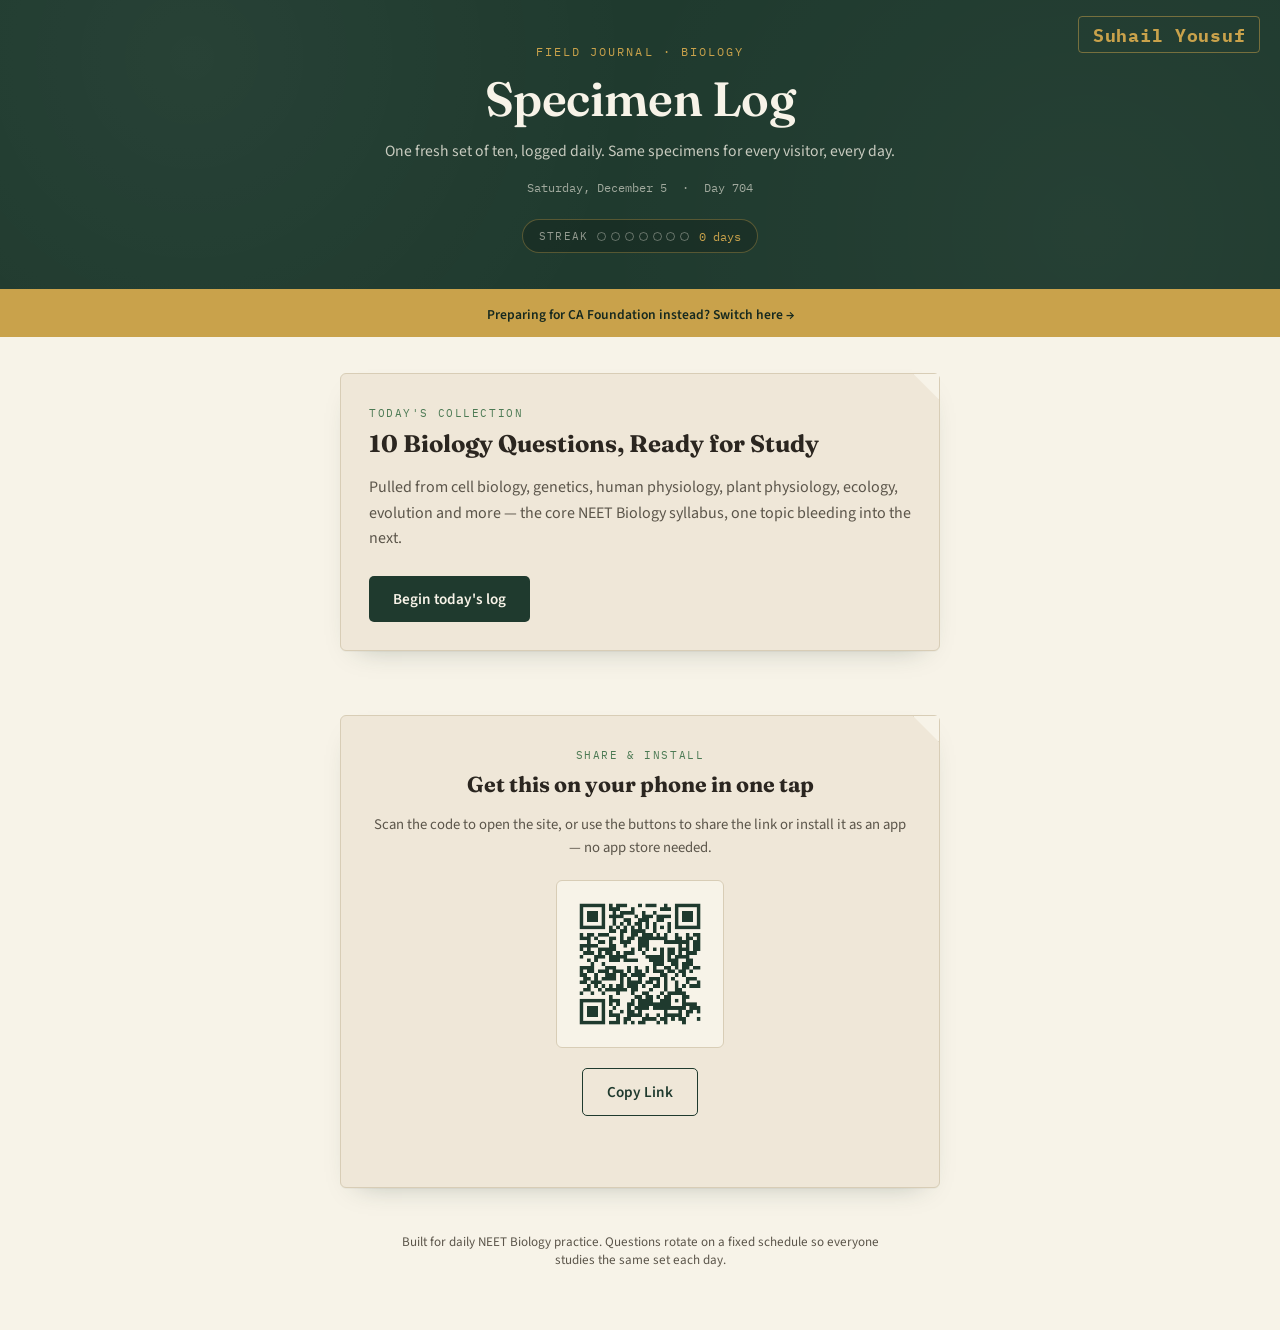
<file: index.html>
<!DOCTYPE html>
<html lang="en">
<head>
<meta charset="UTF-8" />
<meta name="viewport" content="width=device-width, initial-scale=1.0" />
<title>NEET Biology Daily Quiz Practice — Specimen Log</title>
<meta name="description" content="Free daily NEET Biology quiz practice. A new 10-question set every day covering cell biology, genetics, human physiology, ecology, and more — the full NEET Biology syllabus." />
<meta name="keywords" content="NEET biology quiz, NEET practice, biology quiz practice neet, NEET biology daily quiz, NEET prep" />
<meta property="og:title" content="Specimen Log — NEET Biology Daily Quiz" />
<meta property="og:description" content="A fresh 10-question NEET Biology quiz, every day. Free, and the same quiz for everyone." />
<meta property="og:image" content="https://suhailssafecode01.github.io/Neet-Bio-Quiz-SYR-/og-image.png" />
<meta property="og:url" content="https://suhailssafecode01.github.io/Neet-Bio-Quiz-SYR-/" />
<meta property="og:type" content="website" />
<meta name="twitter:card" content="summary_large_image" />
<meta name="twitter:title" content="Specimen Log — NEET Biology Daily Quiz" />
<meta name="twitter:description" content="A fresh 10-question NEET Biology quiz, every day." />
<meta name="twitter:image" content="https://suhailssafecode01.github.io/Neet-Bio-Quiz-SYR-/og-image.png" />
<link rel="preconnect" href="https://fonts.googleapis.com">
<link rel="preconnect" href="https://fonts.gstatic.com" crossorigin>
<link href="https://fonts.googleapis.com/css2?family=Fraunces:opsz,wght@9..144,400;9..144,600;9..144,700&family=Source+Sans+3:wght@400;600;700&family=IBM+Plex+Mono:wght@400;500&family=Dancing+Script:wght@600;700&display=swap" rel="stylesheet">
<link rel="stylesheet" href="style.css">
<link rel="manifest" href="manifest.json">
<link rel="icon" href="icon-192.png">
<link rel="apple-touch-icon" href="icon-192.png">
<meta name="theme-color" content="#1F3A2E">
</head>
<body>

  <header class="masthead">
    <span class="author-tag">Suhail Yousuf</span>
    <div class="masthead-inner">
      <p class="eyebrow">FIELD JOURNAL · BIOLOGY</p>
      <h1 class="wordmark">Specimen Log</h1>
      <p class="tagline">One fresh set of ten, logged daily. Same specimens for every visitor, every day.</p>
      <div class="meta-row">
        <span class="meta-item" id="dateStamp">—</span>
        <span class="meta-divider">·</span>
        <span class="meta-item" id="dayCounter">Day —</span>
      </div>
    </div>
    <div class="streak-widget" id="streakWidget" aria-label="Study streak">
      <span class="streak-label">Streak</span>
      <div class="streak-rings" id="streakRings"></div>
      <span class="streak-count" id="streakCount">0 days</span>
    </div>
  </header>

  <p class="cross-link-bar"><a href="ca.html">Preparing for CA Foundation instead? Switch here →</a></p>

  <main>
    <!-- INTRO / START SCREEN -->
    <section id="introScreen" class="screen">
      <div class="specimen-card intro-card">
        <div class="tag-corner"></div>
        <p class="catalog-tag">TODAY'S COLLECTION</p>
        <h2 class="intro-title">10 Biology Questions, Ready for Study</h2>
        <p class="intro-copy">Pulled from cell biology, genetics, human physiology, plant physiology, ecology, evolution and more — the core NEET Biology syllabus, one topic bleeding into the next.</p>
        <button class="btn-primary" id="startBtn">Begin today's log</button>
      </div>
    </section>

    <!-- QUIZ SCREEN -->
    <section id="quizScreen" class="screen hidden">
      <div class="progress-row" id="progressRow"></div>
      <div class="specimen-card quiz-card">
        <div class="tag-corner"></div>
        <div class="card-head">
          <span class="catalog-tag" id="qIndexTag">Q 01/10</span>
          <span class="topic-tag" id="qTopicTag">Topic</span>
        </div>
        <h2 class="question-text" id="questionText">Question text</h2>
        <div class="options" id="optionsList"></div>
        <p class="explain" id="explainBox"></p>
        <div class="card-foot">
          <button class="btn-secondary hidden" id="nextBtn">Next specimen →</button>
        </div>
      </div>
    </section>

    <!-- RESULTS SCREEN -->
    <section id="resultsScreen" class="screen hidden">
      <div class="specimen-card results-card">
        <div class="tag-corner"></div>
        <p class="catalog-tag">LOG COMPLETE</p>
        <h2 class="results-score" id="resultsScore">0 / 10</h2>
        <p class="results-copy" id="resultsCopy">Nice work. Come back tomorrow for a fresh set.</p>
        <button class="btn-secondary" id="reviewBtn">Review answers</button>
      </div>
      <div class="review-list" id="reviewList"></div>
      <div class="cert-box" id="certBox">
        <p class="catalog-tag">EARN YOUR CERTIFICATE</p>
        <p class="cert-copy">Enter your name to generate a personalized Certificate of Participation from @aimers by SYR.</p>
        <input type="text" id="certNameInput" class="cert-input" placeholder="Your full name" maxlength="60" />
        <button class="btn-primary" id="certBtn">Generate Certificate</button>
        <div class="cert-preview-wrap" id="certPreviewWrap"></div>
      </div>
    </section>
  </main>

  <section class="share-section">
    <div class="specimen-card share-card">
      <div class="tag-corner"></div>
      <p class="catalog-tag">SHARE &amp; INSTALL</p>
      <h2 class="share-title">Get this on your phone in one tap</h2>
      <p class="share-copy">Scan the code to open the site, or use the buttons to share the link or install it as an app — no app store needed.</p>
      <div class="share-qr-wrap" id="shareQrWrap"></div>
      <div class="share-actions">
        <button class="btn-primary hidden" id="installBtn">Install App</button>
        <button class="btn-secondary hidden" id="shareBtn">Share Link</button>
        <button class="btn-secondary" id="copyLinkBtn">Copy Link</button>
      </div>
      <p class="share-note" id="shareNote"></p>
    </div>
  </section>

  <footer class="site-footer">
    <p>Built for daily NEET Biology practice. Questions rotate on a fixed schedule so everyone studies the same set each day.</p>
  </footer>

  <script src="questions.js"></script>
  <script src="app.js"></script>
  <script>
    if ("serviceWorker" in navigator) {
      window.addEventListener("load", () => {
        navigator.serviceWorker.register("sw.js").catch(() => {});
      });
    }
  </script>
</body>
</html>
</file>
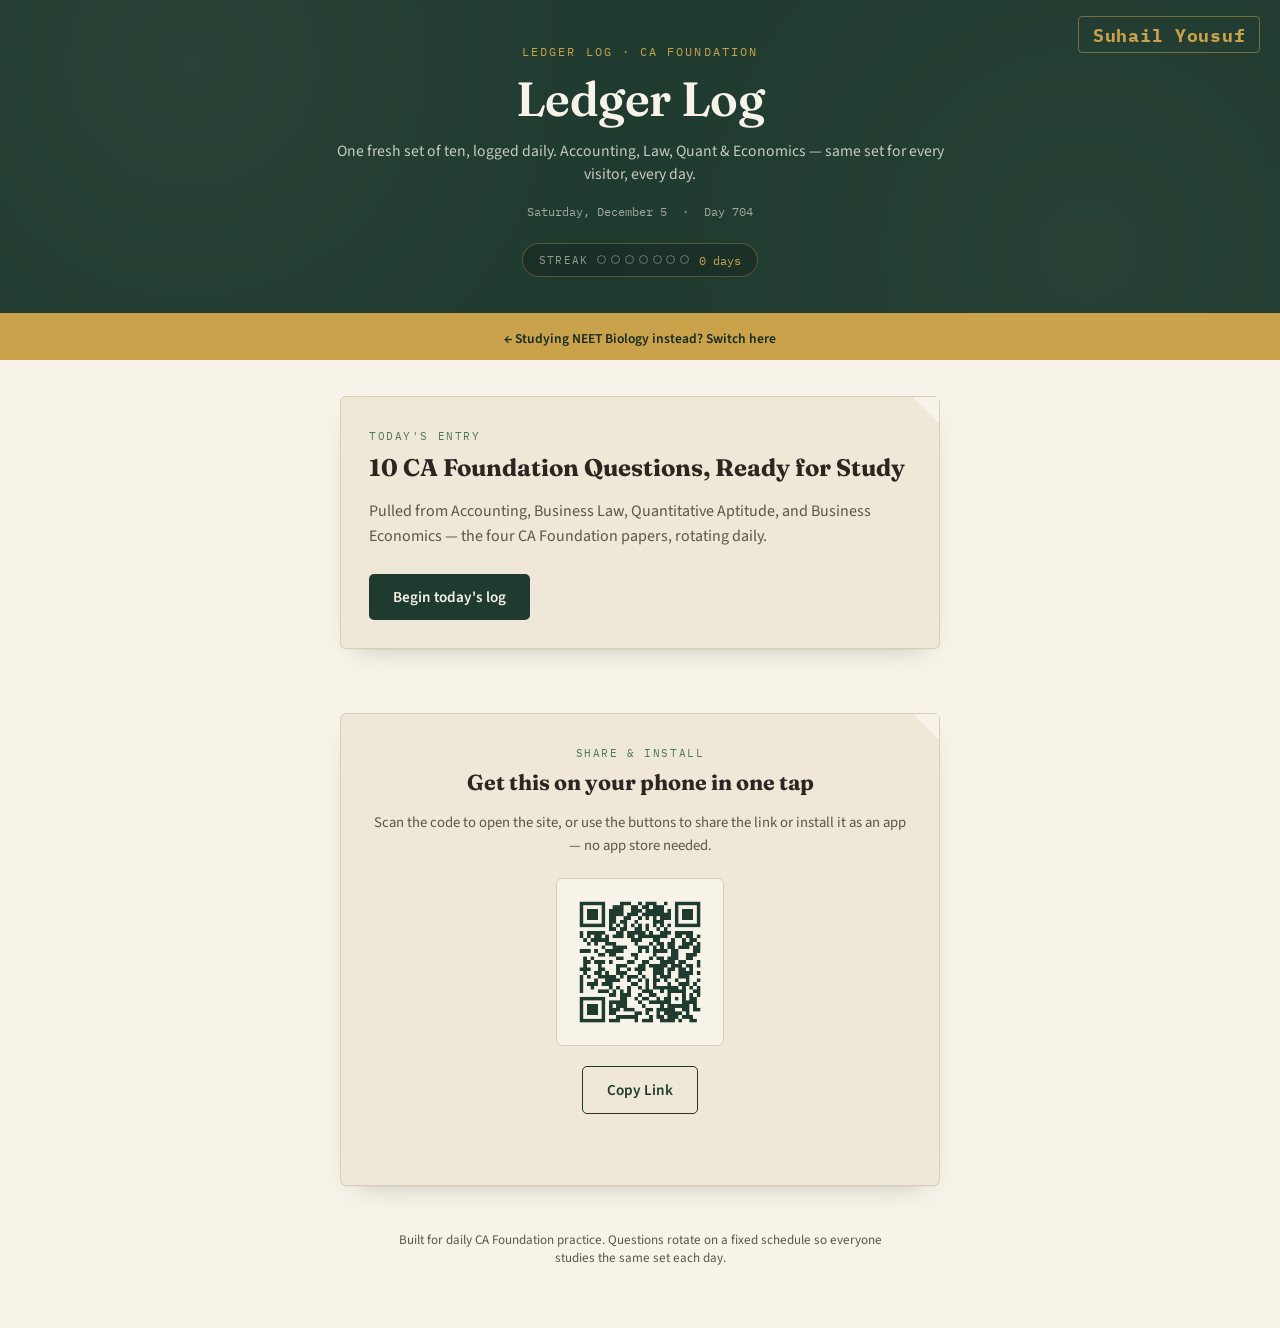
<file: ca.html>
<!DOCTYPE html>
<html lang="en">
<head>
<meta charset="UTF-8" />
<meta name="viewport" content="width=device-width, initial-scale=1.0" />
<title>CA Foundation Daily Quiz Practice — Ledger Log</title>
<meta name="description" content="Free daily CA Foundation quiz practice. A new 10-question set every day covering Accounting, Business Law, Quantitative Aptitude, and Business Economics." />
<meta name="keywords" content="CA Foundation quiz, CA Foundation practice, CA Foundation daily quiz, CA aspirants, chartered accountant foundation prep" />
<meta property="og:title" content="Ledger Log — CA Foundation Daily Quiz" />
<meta property="og:description" content="A fresh 10-question CA Foundation quiz, every day. Free, and the same quiz for everyone." />
<meta property="og:url" content="https://suhailssafecode01.github.io/Neet-Bio-Quiz-SYR-/ca.html" />
<meta property="og:type" content="website" />
<meta name="twitter:card" content="summary" />
<meta name="twitter:title" content="Ledger Log — CA Foundation Daily Quiz" />
<meta name="twitter:description" content="A fresh 10-question CA Foundation quiz, every day." />
<link rel="preconnect" href="https://fonts.googleapis.com">
<link rel="preconnect" href="https://fonts.gstatic.com" crossorigin>
<link href="https://fonts.googleapis.com/css2?family=Fraunces:opsz,wght@9..144,400;9..144,600;9..144,700&family=Source+Sans+3:wght@400;600;700&family=IBM+Plex+Mono:wght@400;500&family=Dancing+Script:wght@600;700&display=swap" rel="stylesheet">
<link rel="stylesheet" href="style.css">
<link rel="manifest" href="manifest.json">
<link rel="icon" href="icon-192.png">
<link rel="apple-touch-icon" href="icon-192.png">
<meta name="theme-color" content="#1F3A2E">
</head>
<body>

  <header class="masthead">
    <span class="author-tag">Suhail Yousuf</span>
    <div class="masthead-inner">
      <p class="eyebrow">LEDGER LOG · CA FOUNDATION</p>
      <h1 class="wordmark">Ledger Log</h1>
      <p class="tagline">One fresh set of ten, logged daily. Accounting, Law, Quant &amp; Economics — same set for every visitor, every day.</p>
      <div class="meta-row">
        <span class="meta-item" id="dateStamp">—</span>
        <span class="meta-divider">·</span>
        <span class="meta-item" id="dayCounter">Day —</span>
      </div>
    </div>
    <div class="streak-widget" id="streakWidget" aria-label="Study streak">
      <span class="streak-label">Streak</span>
      <div class="streak-rings" id="streakRings"></div>
      <span class="streak-count" id="streakCount">0 days</span>
    </div>
  </header>

  <p class="cross-link-bar"><a href="index.html">← Studying NEET Biology instead? Switch here</a></p>

  <main>
    <!-- INTRO / START SCREEN -->
    <section id="introScreen" class="screen">
      <div class="specimen-card intro-card">
        <div class="tag-corner"></div>
        <p class="catalog-tag">TODAY'S ENTRY</p>
        <h2 class="intro-title">10 CA Foundation Questions, Ready for Study</h2>
        <p class="intro-copy">Pulled from Accounting, Business Law, Quantitative Aptitude, and Business Economics — the four CA Foundation papers, rotating daily.</p>
        <button class="btn-primary" id="startBtn">Begin today's log</button>
      </div>
    </section>

    <!-- QUIZ SCREEN -->
    <section id="quizScreen" class="screen hidden">
      <div class="progress-row" id="progressRow"></div>
      <div class="specimen-card quiz-card">
        <div class="tag-corner"></div>
        <div class="card-head">
          <span class="catalog-tag" id="qIndexTag">Q 01/10</span>
          <span class="topic-tag" id="qTopicTag">Topic</span>
        </div>
        <h2 class="question-text" id="questionText">Question text</h2>
        <div class="options" id="optionsList"></div>
        <p class="explain" id="explainBox"></p>
        <div class="card-foot">
          <button class="btn-secondary hidden" id="nextBtn">Next entry →</button>
        </div>
      </div>
    </section>

    <!-- RESULTS SCREEN -->
    <section id="resultsScreen" class="screen hidden">
      <div class="specimen-card results-card">
        <div class="tag-corner"></div>
        <p class="catalog-tag">LOG COMPLETE</p>
        <h2 class="results-score" id="resultsScore">0 / 10</h2>
        <p class="results-copy" id="resultsCopy">Nice work. Come back tomorrow for a fresh set.</p>
        <button class="btn-secondary" id="reviewBtn">Review answers</button>
      </div>
      <div class="review-list" id="reviewList"></div>
      <div class="cert-box" id="certBox">
        <p class="catalog-tag">EARN YOUR CERTIFICATE</p>
        <p class="cert-copy">Enter your name to generate a personalized Certificate of Participation from @aimers by SYR.</p>
        <input type="text" id="certNameInput" class="cert-input" placeholder="Your full name" maxlength="60" />
        <button class="btn-primary" id="certBtn">Generate Certificate</button>
        <div class="cert-preview-wrap" id="certPreviewWrap"></div>
      </div>
    </section>
  </main>

  <section class="share-section">
    <div class="specimen-card share-card">
      <div class="tag-corner"></div>
      <p class="catalog-tag">SHARE &amp; INSTALL</p>
      <h2 class="share-title">Get this on your phone in one tap</h2>
      <p class="share-copy">Scan the code to open the site, or use the buttons to share the link or install it as an app — no app store needed.</p>
      <div class="share-qr-wrap" id="shareQrWrap"></div>
      <div class="share-actions">
        <button class="btn-primary hidden" id="installBtn">Install App</button>
        <button class="btn-secondary hidden" id="shareBtn">Share Link</button>
        <button class="btn-secondary" id="copyLinkBtn">Copy Link</button>
      </div>
      <p class="share-note" id="shareNote"></p>
    </div>
  </section>

  <footer class="site-footer">
    <p>Built for daily CA Foundation practice. Questions rotate on a fixed schedule so everyone studies the same set each day.</p>
  </footer>

  <script src="ca-questions.js"></script>
  <script src="ca-app.js"></script>
  <script>
    if ("serviceWorker" in navigator) {
      window.addEventListener("load", () => {
        navigator.serviceWorker.register("sw.js").catch(() => {});
      });
    }
  </script>
</body>
</html>
</file>
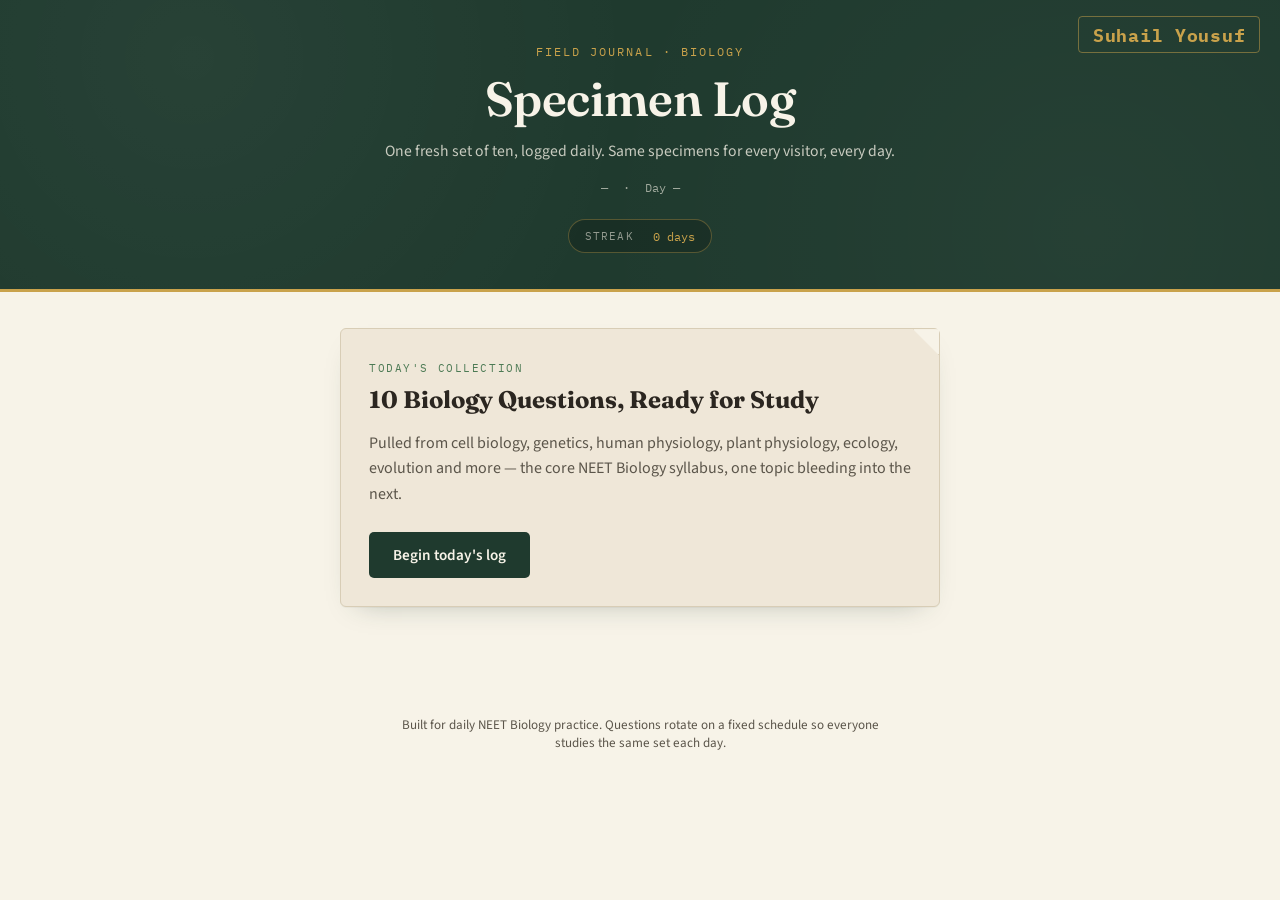
<file: index-1.html>
<!DOCTYPE html>
<html lang="en">
<head>
<meta charset="UTF-8" />
<meta name="viewport" content="width=device-width, initial-scale=1.0" />
<title>NEET Biology Daily Quiz Practice — Specimen Log</title>
<meta name="description" content="Free daily NEET Biology quiz practice. A new 10-question set every day covering cell biology, genetics, human physiology, ecology, and more — the full NEET Biology syllabus." />
<meta name="keywords" content="NEET biology quiz, NEET practice, biology quiz practice neet, NEET biology daily quiz, NEET prep" />
<link rel="preconnect" href="https://fonts.googleapis.com">
<link rel="preconnect" href="https://fonts.gstatic.com" crossorigin>
<link href="https://fonts.googleapis.com/css2?family=Fraunces:opsz,wght@9..144,400;9..144,600;9..144,700&family=Source+Sans+3:wght@400;600;700&family=IBM+Plex+Mono:wght@400;500&display=swap" rel="stylesheet">
<link rel="stylesheet" href="style.css">
<link rel="manifest" href="manifest.json">
<link rel="icon" href="icon-192.png">
<link rel="apple-touch-icon" href="icon-192.png">
<meta name="theme-color" content="#1F3A2E">
</head>
<body>

  <header class="masthead">
    <span class="author-tag">Suhail Yousuf</span>
    <div class="masthead-inner">
      <p class="eyebrow">FIELD JOURNAL · BIOLOGY</p>
      <h1 class="wordmark">Specimen Log</h1>
      <p class="tagline">One fresh set of ten, logged daily. Same specimens for every visitor, every day.</p>
      <div class="meta-row">
        <span class="meta-item" id="dateStamp">—</span>
        <span class="meta-divider">·</span>
        <span class="meta-item" id="dayCounter">Day —</span>
      </div>
    </div>
    <div class="streak-widget" id="streakWidget" aria-label="Study streak">
      <span class="streak-label">Streak</span>
      <div class="streak-rings" id="streakRings"></div>
      <span class="streak-count" id="streakCount">0 days</span>
    </div>
  </header>

  <main>
    <!-- INTRO / START SCREEN -->
    <section id="introScreen" class="screen">
      <div class="specimen-card intro-card">
        <div class="tag-corner"></div>
        <p class="catalog-tag">TODAY'S COLLECTION</p>
        <h2 class="intro-title">10 Biology Questions, Ready for Study</h2>
        <p class="intro-copy">Pulled from cell biology, genetics, human physiology, plant physiology, ecology, evolution and more — the core NEET Biology syllabus, one topic bleeding into the next.</p>
        <button class="btn-primary" id="startBtn">Begin today's log</button>
      </div>
    </section>

    <!-- QUIZ SCREEN -->
    <section id="quizScreen" class="screen hidden">
      <div class="progress-row" id="progressRow"></div>
      <div class="specimen-card quiz-card">
        <div class="tag-corner"></div>
        <div class="card-head">
          <span class="catalog-tag" id="qIndexTag">Q 01/10</span>
          <span class="topic-tag" id="qTopicTag">Topic</span>
        </div>
        <h2 class="question-text" id="questionText">Question text</h2>
        <div class="options" id="optionsList"></div>
        <p class="explain" id="explainBox"></p>
        <div class="card-foot">
          <button class="btn-secondary hidden" id="nextBtn">Next specimen →</button>
        </div>
      </div>
    </section>

    <!-- RESULTS SCREEN -->
    <section id="resultsScreen" class="screen hidden">
      <div class="specimen-card results-card">
        <div class="tag-corner"></div>
        <p class="catalog-tag">LOG COMPLETE</p>
        <h2 class="results-score" id="resultsScore">0 / 10</h2>
        <p class="results-copy" id="resultsCopy">Nice work. Come back tomorrow for a fresh set.</p>
        <button class="btn-secondary" id="reviewBtn">Review answers</button>
      </div>
      <div class="review-list" id="reviewList"></div>
    </section>
  </main>

  <footer class="site-footer">
    <p>Built for daily NEET Biology practice. Questions rotate on a fixed schedule so everyone studies the same set each day.</p>
  </footer>

  <script src="questions.js"></script>
  <script src="app.js"></script>
  <script>
    if ("serviceWorker" in navigator) {
      window.addEventListener("load", () => {
        navigator.serviceWorker.register("sw.js").catch(() => {});
      });
    }
  </script>
</body>
</html>
</file>
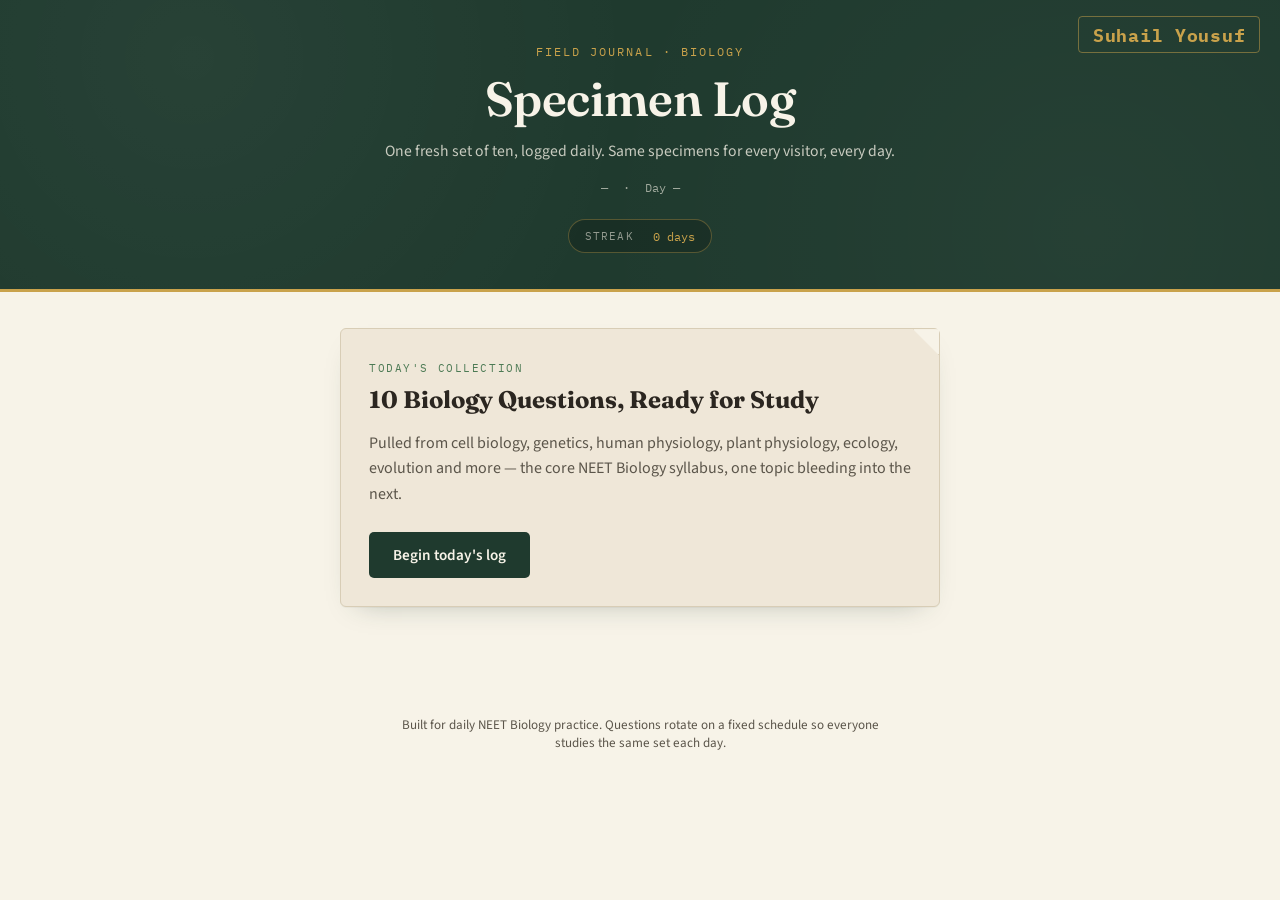
<file: index-2.html>
<!DOCTYPE html>
<html lang="en">
<head>
<meta charset="UTF-8" />
<meta name="viewport" content="width=device-width, initial-scale=1.0" />
<title>NEET Biology Daily Quiz Practice — Specimen Log</title>
<meta name="description" content="Free daily NEET Biology quiz practice. A new 10-question set every day covering cell biology, genetics, human physiology, ecology, and more — the full NEET Biology syllabus." />
<meta name="keywords" content="NEET biology quiz, NEET practice, biology quiz practice neet, NEET biology daily quiz, NEET prep" />
<meta property="og:title" content="Specimen Log — NEET Biology Daily Quiz" />
<meta property="og:description" content="A fresh 10-question NEET Biology quiz, every day. Free, and the same quiz for everyone." />
<meta property="og:image" content="https://suhailssafecode01.github.io/Neet-Bio-Quiz-SYR-/og-image.png" />
<meta property="og:url" content="https://suhailssafecode01.github.io/Neet-Bio-Quiz-SYR-/" />
<meta property="og:type" content="website" />
<meta name="twitter:card" content="summary_large_image" />
<meta name="twitter:title" content="Specimen Log — NEET Biology Daily Quiz" />
<meta name="twitter:description" content="A fresh 10-question NEET Biology quiz, every day." />
<meta name="twitter:image" content="https://suhailssafecode01.github.io/Neet-Bio-Quiz-SYR-/og-image.png" />
<link rel="preconnect" href="https://fonts.googleapis.com">
<link rel="preconnect" href="https://fonts.gstatic.com" crossorigin>
<link href="https://fonts.googleapis.com/css2?family=Fraunces:opsz,wght@9..144,400;9..144,600;9..144,700&family=Source+Sans+3:wght@400;600;700&family=IBM+Plex+Mono:wght@400;500&display=swap" rel="stylesheet">
<link rel="stylesheet" href="style.css">
<link rel="manifest" href="manifest.json">
<link rel="icon" href="icon-192.png">
<link rel="apple-touch-icon" href="icon-192.png">
<meta name="theme-color" content="#1F3A2E">
</head>
<body>

  <header class="masthead">
    <span class="author-tag">Suhail Yousuf</span>
    <div class="masthead-inner">
      <p class="eyebrow">FIELD JOURNAL · BIOLOGY</p>
      <h1 class="wordmark">Specimen Log</h1>
      <p class="tagline">One fresh set of ten, logged daily. Same specimens for every visitor, every day.</p>
      <div class="meta-row">
        <span class="meta-item" id="dateStamp">—</span>
        <span class="meta-divider">·</span>
        <span class="meta-item" id="dayCounter">Day —</span>
      </div>
    </div>
    <div class="streak-widget" id="streakWidget" aria-label="Study streak">
      <span class="streak-label">Streak</span>
      <div class="streak-rings" id="streakRings"></div>
      <span class="streak-count" id="streakCount">0 days</span>
    </div>
  </header>

  <main>
    <!-- INTRO / START SCREEN -->
    <section id="introScreen" class="screen">
      <div class="specimen-card intro-card">
        <div class="tag-corner"></div>
        <p class="catalog-tag">TODAY'S COLLECTION</p>
        <h2 class="intro-title">10 Biology Questions, Ready for Study</h2>
        <p class="intro-copy">Pulled from cell biology, genetics, human physiology, plant physiology, ecology, evolution and more — the core NEET Biology syllabus, one topic bleeding into the next.</p>
        <button class="btn-primary" id="startBtn">Begin today's log</button>
      </div>
    </section>

    <!-- QUIZ SCREEN -->
    <section id="quizScreen" class="screen hidden">
      <div class="progress-row" id="progressRow"></div>
      <div class="specimen-card quiz-card">
        <div class="tag-corner"></div>
        <div class="card-head">
          <span class="catalog-tag" id="qIndexTag">Q 01/10</span>
          <span class="topic-tag" id="qTopicTag">Topic</span>
        </div>
        <h2 class="question-text" id="questionText">Question text</h2>
        <div class="options" id="optionsList"></div>
        <p class="explain" id="explainBox"></p>
        <div class="card-foot">
          <button class="btn-secondary hidden" id="nextBtn">Next specimen →</button>
        </div>
      </div>
    </section>

    <!-- RESULTS SCREEN -->
    <section id="resultsScreen" class="screen hidden">
      <div class="specimen-card results-card">
        <div class="tag-corner"></div>
        <p class="catalog-tag">LOG COMPLETE</p>
        <h2 class="results-score" id="resultsScore">0 / 10</h2>
        <p class="results-copy" id="resultsCopy">Nice work. Come back tomorrow for a fresh set.</p>
        <button class="btn-secondary" id="reviewBtn">Review answers</button>
      </div>
      <div class="review-list" id="reviewList"></div>
    </section>
  </main>

  <footer class="site-footer">
    <p>Built for daily NEET Biology practice. Questions rotate on a fixed schedule so everyone studies the same set each day.</p>
  </footer>

  <script src="questions.js"></script>
  <script src="app.js"></script>
  <script>
    if ("serviceWorker" in navigator) {
      window.addEventListener("load", () => {
        navigator.serviceWorker.register("sw.js").catch(() => {});
      });
    }
  </script>
</body>
</html>
</file>
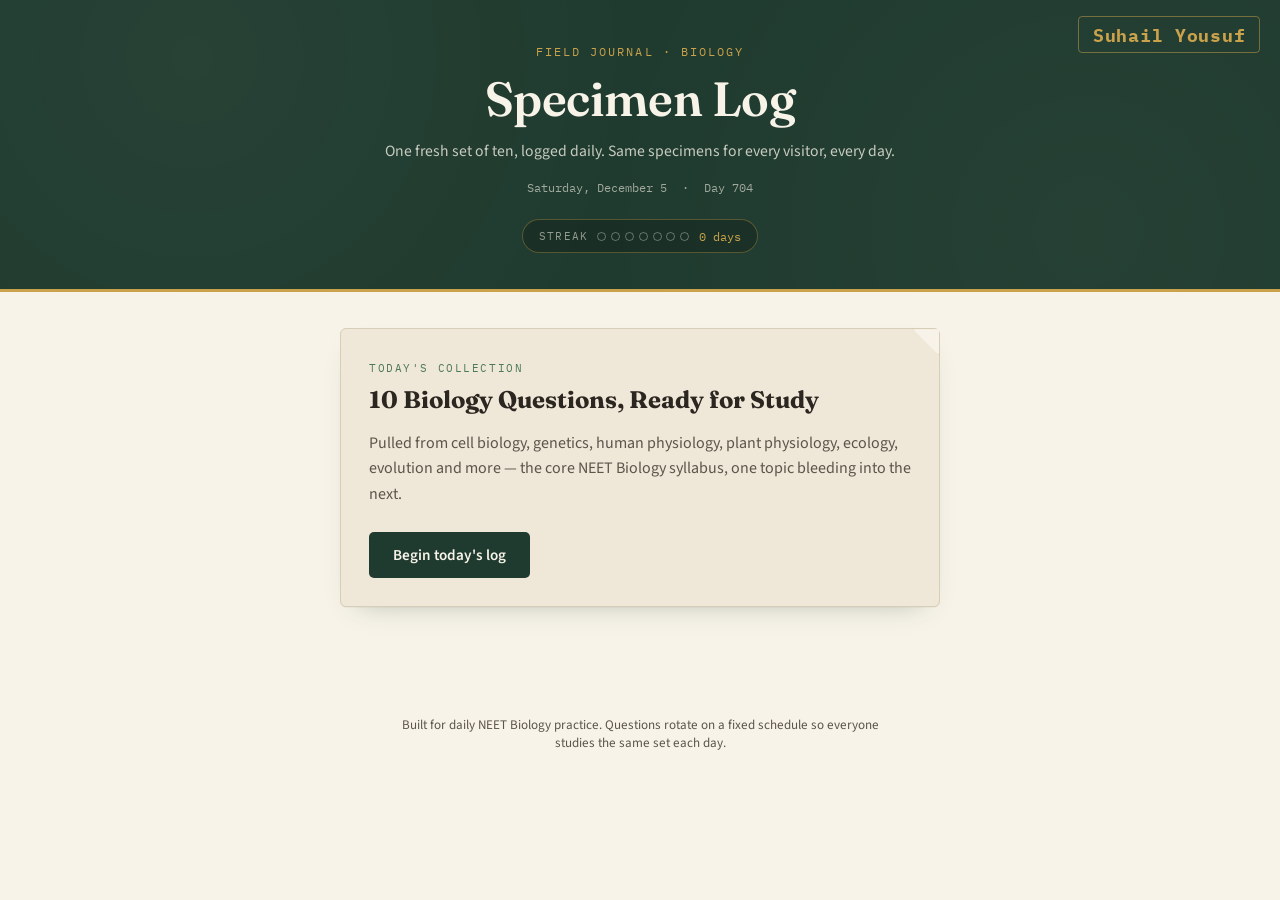
<file: index-3.html>
<!DOCTYPE html>
<html lang="en">
<head>
<meta charset="UTF-8" />
<meta name="viewport" content="width=device-width, initial-scale=1.0" />
<title>NEET Biology Daily Quiz Practice — Specimen Log</title>
<meta name="description" content="Free daily NEET Biology quiz practice. A new 10-question set every day covering cell biology, genetics, human physiology, ecology, and more — the full NEET Biology syllabus." />
<meta name="keywords" content="NEET biology quiz, NEET practice, biology quiz practice neet, NEET biology daily quiz, NEET prep" />
<meta property="og:title" content="Specimen Log — NEET Biology Daily Quiz" />
<meta property="og:description" content="A fresh 10-question NEET Biology quiz, every day. Free, and the same quiz for everyone." />
<meta property="og:image" content="https://suhailssafecode01.github.io/Neet-Bio-Quiz-SYR-/og-image.png" />
<meta property="og:url" content="https://suhailssafecode01.github.io/Neet-Bio-Quiz-SYR-/" />
<meta property="og:type" content="website" />
<meta name="twitter:card" content="summary_large_image" />
<meta name="twitter:title" content="Specimen Log — NEET Biology Daily Quiz" />
<meta name="twitter:description" content="A fresh 10-question NEET Biology quiz, every day." />
<meta name="twitter:image" content="https://suhailssafecode01.github.io/Neet-Bio-Quiz-SYR-/og-image.png" />
<link rel="preconnect" href="https://fonts.googleapis.com">
<link rel="preconnect" href="https://fonts.gstatic.com" crossorigin>
<link href="https://fonts.googleapis.com/css2?family=Fraunces:opsz,wght@9..144,400;9..144,600;9..144,700&family=Source+Sans+3:wght@400;600;700&family=IBM+Plex+Mono:wght@400;500&family=Dancing+Script:wght@600;700&display=swap" rel="stylesheet">
<link rel="stylesheet" href="style.css">
<link rel="manifest" href="manifest.json">
<link rel="icon" href="icon-192.png">
<link rel="apple-touch-icon" href="icon-192.png">
<meta name="theme-color" content="#1F3A2E">
</head>
<body>

  <header class="masthead">
    <span class="author-tag">Suhail Yousuf</span>
    <div class="masthead-inner">
      <p class="eyebrow">FIELD JOURNAL · BIOLOGY</p>
      <h1 class="wordmark">Specimen Log</h1>
      <p class="tagline">One fresh set of ten, logged daily. Same specimens for every visitor, every day.</p>
      <div class="meta-row">
        <span class="meta-item" id="dateStamp">—</span>
        <span class="meta-divider">·</span>
        <span class="meta-item" id="dayCounter">Day —</span>
      </div>
    </div>
    <div class="streak-widget" id="streakWidget" aria-label="Study streak">
      <span class="streak-label">Streak</span>
      <div class="streak-rings" id="streakRings"></div>
      <span class="streak-count" id="streakCount">0 days</span>
    </div>
  </header>

  <main>
    <!-- INTRO / START SCREEN -->
    <section id="introScreen" class="screen">
      <div class="specimen-card intro-card">
        <div class="tag-corner"></div>
        <p class="catalog-tag">TODAY'S COLLECTION</p>
        <h2 class="intro-title">10 Biology Questions, Ready for Study</h2>
        <p class="intro-copy">Pulled from cell biology, genetics, human physiology, plant physiology, ecology, evolution and more — the core NEET Biology syllabus, one topic bleeding into the next.</p>
        <button class="btn-primary" id="startBtn">Begin today's log</button>
      </div>
    </section>

    <!-- QUIZ SCREEN -->
    <section id="quizScreen" class="screen hidden">
      <div class="progress-row" id="progressRow"></div>
      <div class="specimen-card quiz-card">
        <div class="tag-corner"></div>
        <div class="card-head">
          <span class="catalog-tag" id="qIndexTag">Q 01/10</span>
          <span class="topic-tag" id="qTopicTag">Topic</span>
        </div>
        <h2 class="question-text" id="questionText">Question text</h2>
        <div class="options" id="optionsList"></div>
        <p class="explain" id="explainBox"></p>
        <div class="card-foot">
          <button class="btn-secondary hidden" id="nextBtn">Next specimen →</button>
        </div>
      </div>
    </section>

    <!-- RESULTS SCREEN -->
    <section id="resultsScreen" class="screen hidden">
      <div class="specimen-card results-card">
        <div class="tag-corner"></div>
        <p class="catalog-tag">LOG COMPLETE</p>
        <h2 class="results-score" id="resultsScore">0 / 10</h2>
        <p class="results-copy" id="resultsCopy">Nice work. Come back tomorrow for a fresh set.</p>
        <button class="btn-secondary" id="reviewBtn">Review answers</button>
      </div>
      <div class="review-list" id="reviewList"></div>
      <div class="cert-box" id="certBox">
        <p class="catalog-tag">EARN YOUR CERTIFICATE</p>
        <p class="cert-copy">Enter your name to generate a personalized Certificate of Participation from @aimers by SYR.</p>
        <input type="text" id="certNameInput" class="cert-input" placeholder="Your full name" maxlength="60" />
        <button class="btn-primary" id="certBtn">Generate Certificate</button>
        <div class="cert-preview-wrap" id="certPreviewWrap"></div>
      </div>
    </section>
  </main>

  <footer class="site-footer">
    <p>Built for daily NEET Biology practice. Questions rotate on a fixed schedule so everyone studies the same set each day.</p>
  </footer>

  <script src="questions.js"></script>
  <script src="app.js"></script>
  <script>
    if ("serviceWorker" in navigator) {
      window.addEventListener("load", () => {
        navigator.serviceWorker.register("sw.js").catch(() => {});
      });
    }
  </script>
</body>
</html>
</file>
<file: style.css>
:root {
  --ink-green: #1F3A2E;
  --ink-green-dark: #16291F;
  --parchment: #EFE7D8;
  --bone: #F7F3E8;
  --rust: #C1443C;
  --moss: #4C7A54;
  --gold: #C9A24B;
  --ink: #2B2620;
  --ink-soft: #5B554A;
  --line: #D8CDB6;
  font-size: 16px;
}

* { box-sizing: border-box; }

body {
  margin: 0;
  background: var(--bone);
  color: var(--ink);
  font-family: 'Source Sans 3', sans-serif;
  -webkit-font-smoothing: antialiased;
}

h1, h2 { font-family: 'Fraunces', serif; margin: 0; }

/* ---------- MASTHEAD ---------- */
.masthead {
  position: relative;
  background: var(--ink-green);
  background-image:
    radial-gradient(circle at 15% 20%, rgba(255,255,255,0.04) 0, transparent 40%),
    radial-gradient(circle at 85% 80%, rgba(255,255,255,0.03) 0, transparent 45%);
  color: var(--bone);
  padding: 2.75rem 1.5rem 2.25rem;
  display: flex;
  flex-direction: column;
  align-items: center;
  gap: 1.5rem;
  border-bottom: 3px solid var(--gold);
}

.author-tag {
  position: absolute;
  top: 1rem;
  right: 1.25rem;
  font-family: 'IBM Plex Mono', monospace;
  font-size: 1.15rem;
  font-weight: 700;
  letter-spacing: 0.04em;
  color: var(--gold);
  border: 1px solid rgba(201,162,75,0.5);
  padding: 0.35rem 0.85rem;
  border-radius: 4px;
}

.masthead-inner { text-align: center; max-width: 40rem; }

.eyebrow {
  font-family: 'IBM Plex Mono', monospace;
  font-size: 0.72rem;
  letter-spacing: 0.18em;
  color: var(--gold);
  margin: 0 0 0.6rem;
}

.wordmark { font-size: clamp(2.1rem, 6vw, 3rem); font-weight: 600; letter-spacing: -0.01em; }

.tagline {
  margin: 0.75rem 0 0;
  color: rgba(247,243,232,0.78);
  font-size: 0.98rem;
  line-height: 1.5;
}

.meta-row {
  margin-top: 1rem;
  font-family: 'IBM Plex Mono', monospace;
  font-size: 0.78rem;
  color: rgba(247,243,232,0.6);
}
.meta-divider { margin: 0 0.5rem; }

.streak-widget {
  display: flex;
  align-items: center;
  gap: 0.6rem;
  background: rgba(0,0,0,0.18);
  padding: 0.5rem 1rem;
  border-radius: 999px;
  border: 1px solid rgba(201,162,75,0.35);
}
.streak-label {
  font-family: 'IBM Plex Mono', monospace;
  font-size: 0.68rem;
  letter-spacing: 0.1em;
  color: rgba(247,243,232,0.55);
  text-transform: uppercase;
}
.streak-rings { display: flex; gap: 0.3rem; }
.ring {
  width: 9px; height: 9px; border-radius: 50%;
  border: 1.5px solid rgba(247,243,232,0.35);
  background: transparent;
}
.ring.filled { background: var(--gold); border-color: var(--gold); }
.streak-count { font-family: 'IBM Plex Mono', monospace; font-size: 0.78rem; color: var(--gold); }

/* ---------- MAIN / SCREENS ---------- */
main {
  max-width: 40rem;
  margin: 0 auto;
  padding: 2.25rem 1.25rem 4rem;
}
.screen.hidden { display: none; }

/* ---------- SPECIMEN CARD ---------- */
.specimen-card {
  position: relative;
  background: var(--parchment);
  border: 1px solid var(--line);
  border-radius: 6px;
  padding: 2rem 1.75rem 1.75rem;
  box-shadow: 0 1px 0 rgba(0,0,0,0.03), 0 12px 28px -18px rgba(31,58,46,0.35);
}

.tag-corner {
  position: absolute;
  top: 0; right: 0;
  width: 26px; height: 26px;
  background: var(--bone);
  clip-path: polygon(100% 0, 0 0, 100% 100%);
  border-bottom: 1px solid var(--line);
  border-left: 1px solid var(--line);
}

.catalog-tag {
  font-family: 'IBM Plex Mono', monospace;
  font-size: 0.7rem;
  letter-spacing: 0.14em;
  color: var(--moss);
  text-transform: uppercase;
  margin: 0 0 0.6rem;
}

.topic-tag {
  font-family: 'IBM Plex Mono', monospace;
  font-size: 0.68rem;
  color: var(--ink-soft);
  background: rgba(76,122,84,0.1);
  border: 1px solid rgba(76,122,84,0.3);
  padding: 0.15rem 0.55rem;
  border-radius: 999px;
}

/* Intro card */
.intro-title { font-size: 1.5rem; margin-bottom: 0.7rem; line-height: 1.25; }
.intro-copy { color: var(--ink-soft); line-height: 1.6; margin-bottom: 1.5rem; }

.btn-primary, .btn-secondary {
  font-family: 'Source Sans 3', sans-serif;
  font-weight: 600;
  font-size: 0.95rem;
  padding: 0.75rem 1.5rem;
  border-radius: 5px;
  border: none;
  cursor: pointer;
  transition: transform 0.12s ease, box-shadow 0.12s ease;
}
.btn-primary {
  background: var(--ink-green);
  color: var(--bone);
}
.btn-primary:hover { transform: translateY(-1px); box-shadow: 0 6px 14px -6px rgba(31,58,46,0.5); }

.btn-secondary {
  background: transparent;
  color: var(--ink-green);
  border: 1.5px solid var(--ink-green);
}
.btn-secondary:hover { background: rgba(31,58,46,0.06); }

/* Progress dots */
.progress-row {
  display: flex;
  gap: 0.4rem;
  margin-bottom: 0.9rem;
  padding: 0 0.2rem;
}
.progress-dot {
  flex: 1;
  height: 4px;
  border-radius: 2px;
  background: var(--line);
}
.progress-dot.done { background: var(--moss); }
.progress-dot.current { background: var(--gold); }

/* Quiz card */
.card-head {
  display: flex;
  justify-content: space-between;
  align-items: center;
  margin-bottom: 1rem;
}
.question-text {
  font-size: 1.28rem;
  line-height: 1.4;
  font-weight: 600;
  margin-bottom: 1.35rem;
}
.options { display: flex; flex-direction: column; gap: 0.6rem; }

.option-btn {
  text-align: left;
  font-family: 'Source Sans 3', sans-serif;
  font-size: 0.98rem;
  padding: 0.8rem 1rem;
  border-radius: 5px;
  border: 1.5px solid var(--line);
  background: var(--bone);
  color: var(--ink);
  cursor: pointer;
  display: flex;
  gap: 0.7rem;
  align-items: flex-start;
  transition: border-color 0.12s ease, background 0.12s ease;
}
.option-btn:hover:not(:disabled) { border-color: var(--ink-green); }
.option-btn:disabled { cursor: default; }

.option-letter {
  font-family: 'IBM Plex Mono', monospace;
  font-size: 0.78rem;
  color: var(--ink-soft);
  border: 1px solid var(--line);
  border-radius: 3px;
  width: 22px; height: 22px;
  display: flex; align-items: center; justify-content: center;
  flex-shrink: 0;
}

.option-btn.correct { background: rgba(76,122,84,0.15); border-color: var(--moss); }
.option-btn.correct .option-letter { background: var(--moss); border-color: var(--moss); color: var(--bone); }
.option-btn.wrong { background: rgba(193,68,60,0.12); border-color: var(--rust); }
.option-btn.wrong .option-letter { background: var(--rust); border-color: var(--rust); color: var(--bone); }

.explain {
  margin-top: 1.1rem;
  padding: 0.85rem 1rem;
  background: rgba(31,58,46,0.05);
  border-left: 3px solid var(--moss);
  border-radius: 4px;
  font-size: 0.92rem;
  color: var(--ink-soft);
  line-height: 1.55;
  display: none;
}
.explain.show { display: block; }

.card-foot { margin-top: 1.4rem; display: flex; justify-content: flex-end; }

/* Results */
.results-score {
  font-size: 2.6rem;
  color: var(--ink-green);
  margin-bottom: 0.4rem;
}
.results-copy { color: var(--ink-soft); margin-bottom: 1.4rem; }

.review-list { margin-top: 1.5rem; display: flex; flex-direction: column; gap: 0.9rem; }
.review-item {
  background: var(--parchment);
  border: 1px solid var(--line);
  border-radius: 6px;
  padding: 1rem 1.2rem;
}
.review-item .rq { font-weight: 600; margin-bottom: 0.4rem; }
.review-item .ra { font-size: 0.88rem; color: var(--ink-soft); margin: 0.15rem 0; }
.review-item .ra.correct-line { color: var(--moss); }
.review-item .ra.wrong-line { color: var(--rust); }
.review-item .rexp { font-size: 0.85rem; color: var(--ink-soft); margin-top: 0.5rem; line-height: 1.5; }

.hidden { display: none !important; }

.cross-link-bar {
  text-align: center;
  padding: 0.7rem 1rem;
  margin: 0;
  background: var(--gold);
}
.cross-link-bar a {
  color: var(--ink-green-dark);
  font-weight: 600;
  font-size: 0.85rem;
  text-decoration: none;
}
.cross-link-bar a:hover { text-decoration: underline; }

/* Share & Install */
.share-section { max-width: 40rem; margin: 0 auto; padding: 0 1.25rem; }
.share-card { text-align: center; }
.share-title { font-size: 1.35rem; margin-bottom: 0.6rem; line-height: 1.3; }
.share-copy { color: var(--ink-soft); font-size: 0.92rem; line-height: 1.55; margin-bottom: 1.25rem; }
.share-qr-wrap {
  display: flex;
  justify-content: center;
  margin-bottom: 1.25rem;
}
.share-qr-wrap img {
  width: 168px;
  height: 168px;
  border-radius: 6px;
  border: 1px solid var(--line);
  background: var(--bone);
  padding: 8px;
}
.share-actions {
  display: flex;
  flex-wrap: wrap;
  gap: 0.6rem;
  justify-content: center;
}
.share-note {
  margin-top: 0.9rem;
  font-size: 0.82rem;
  color: var(--moss);
  min-height: 1.2em;
}

/* Certificate box */
.cert-box {
  margin-top: 1.75rem;
  background: var(--parchment);
  border: 1px solid var(--line);
  border-radius: 6px;
  padding: 1.5rem 1.5rem 1.75rem;
}
.cert-copy {
  color: var(--ink-soft);
  font-size: 0.9rem;
  line-height: 1.5;
  margin: 0.4rem 0 1rem;
}
.cert-input {
  width: 100%;
  font-family: 'Source Sans 3', sans-serif;
  font-size: 0.98rem;
  padding: 0.7rem 0.9rem;
  border-radius: 5px;
  border: 1.5px solid var(--line);
  background: var(--bone);
  color: var(--ink);
  margin-bottom: 0.85rem;
}
.cert-input:focus { outline: none; border-color: var(--ink-green); }
.cert-preview-wrap { margin-top: 1.25rem; }
.cert-preview-wrap canvas {
  width: 100%;
  height: auto;
  border-radius: 4px;
  border: 1px solid var(--line);
  display: block;
}
.cert-download-btn { margin-top: 0.9rem; }
.cert-loading { color: var(--ink-soft); font-size: 0.9rem; font-style: italic; }
.btn-primary:disabled { opacity: 0.6; cursor: default; transform: none; }

.site-footer {
  text-align: center;
  padding: 2rem 1.5rem 3rem;
  color: var(--ink-soft);
  font-size: 0.82rem;
  max-width: 34rem;
  margin: 0 auto;
}

@media (max-width: 480px) {
  .masthead { padding: 2.25rem 1rem 1.75rem; }
  .specimen-card { padding: 1.5rem 1.15rem 1.35rem; }
}
</file>
